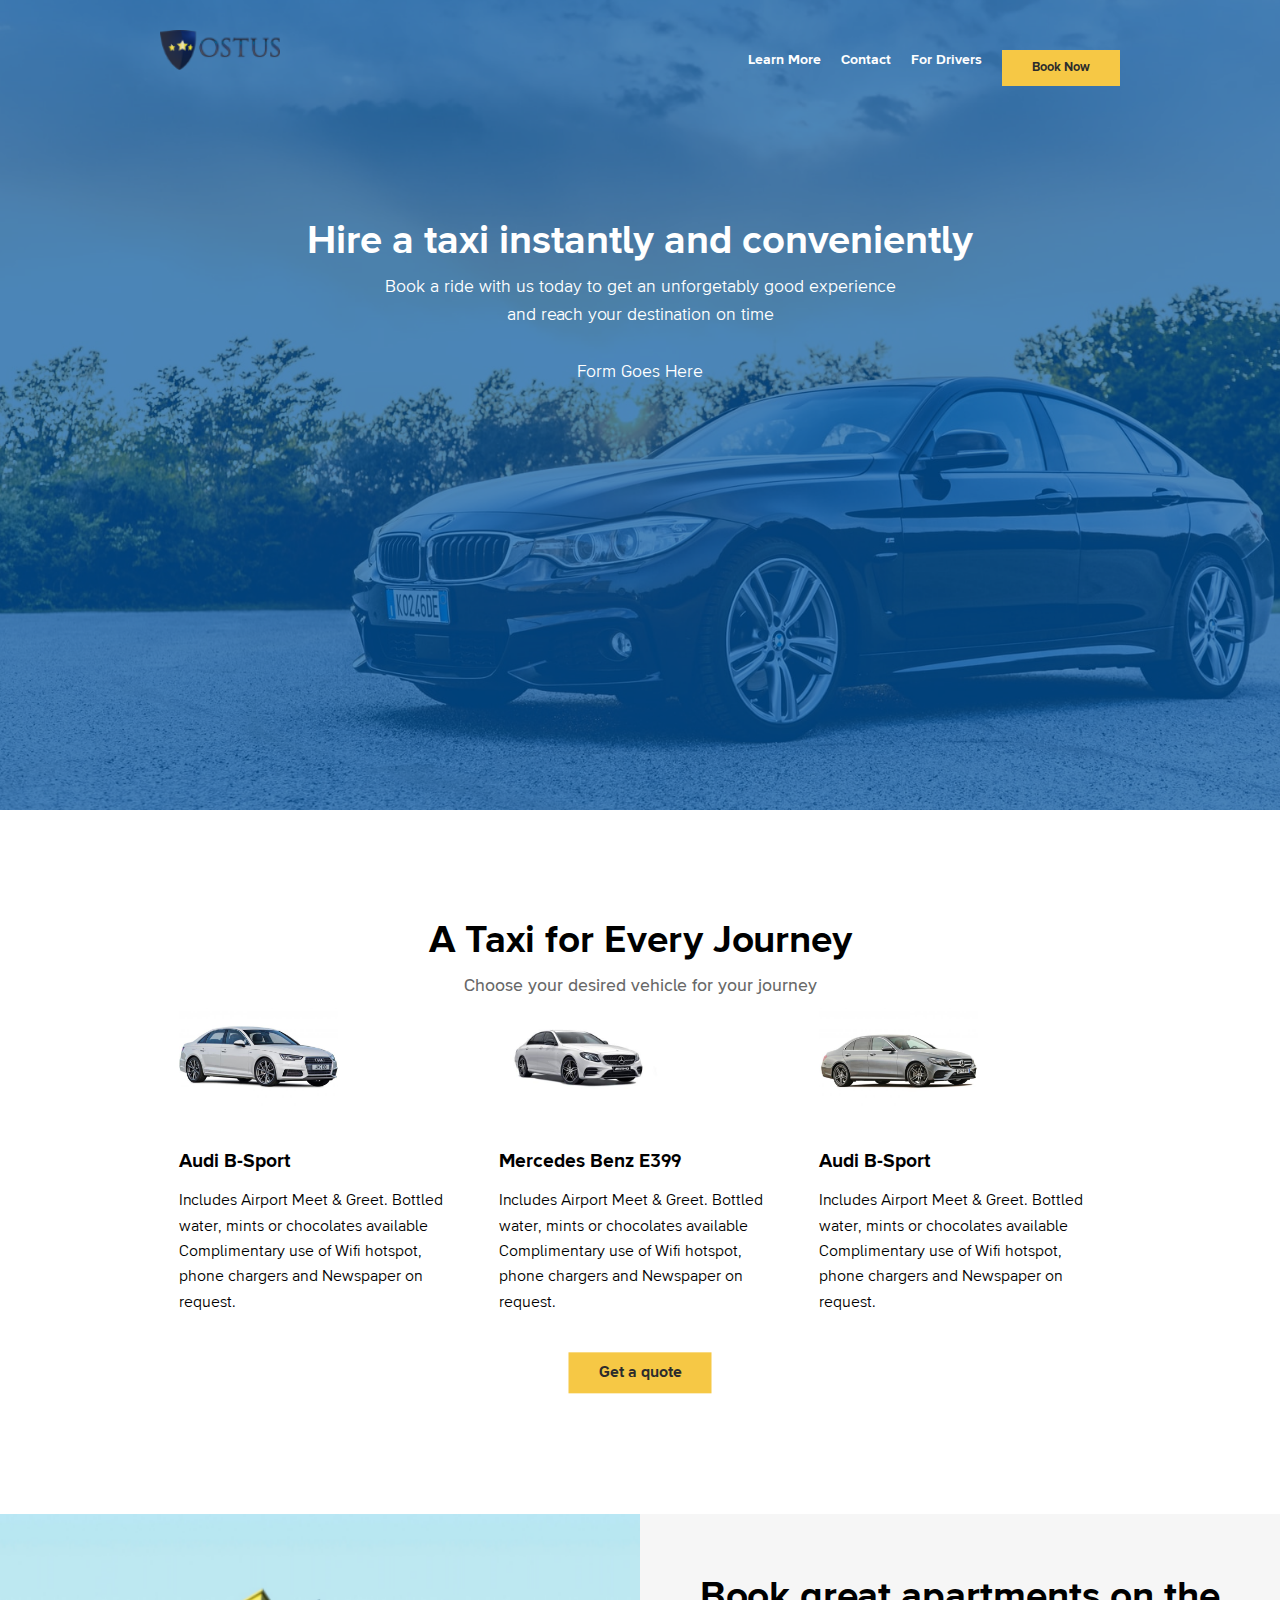
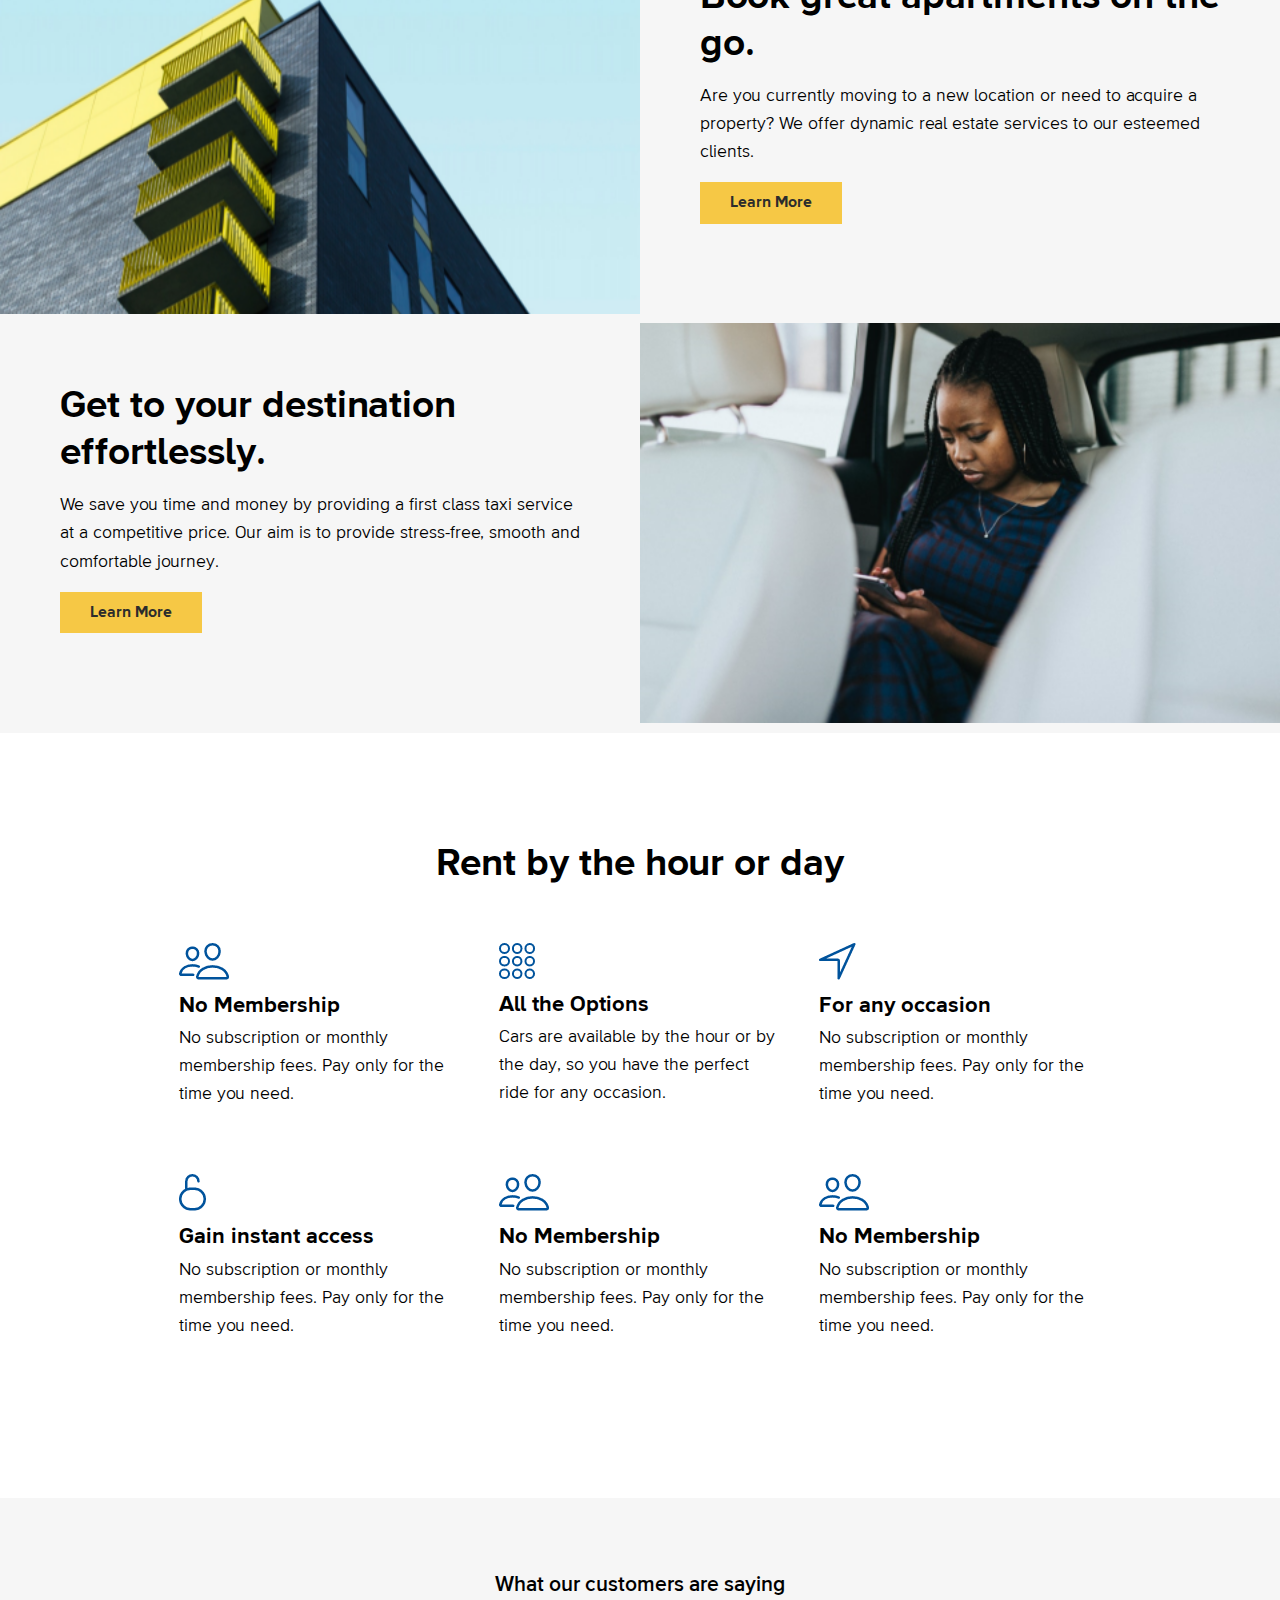
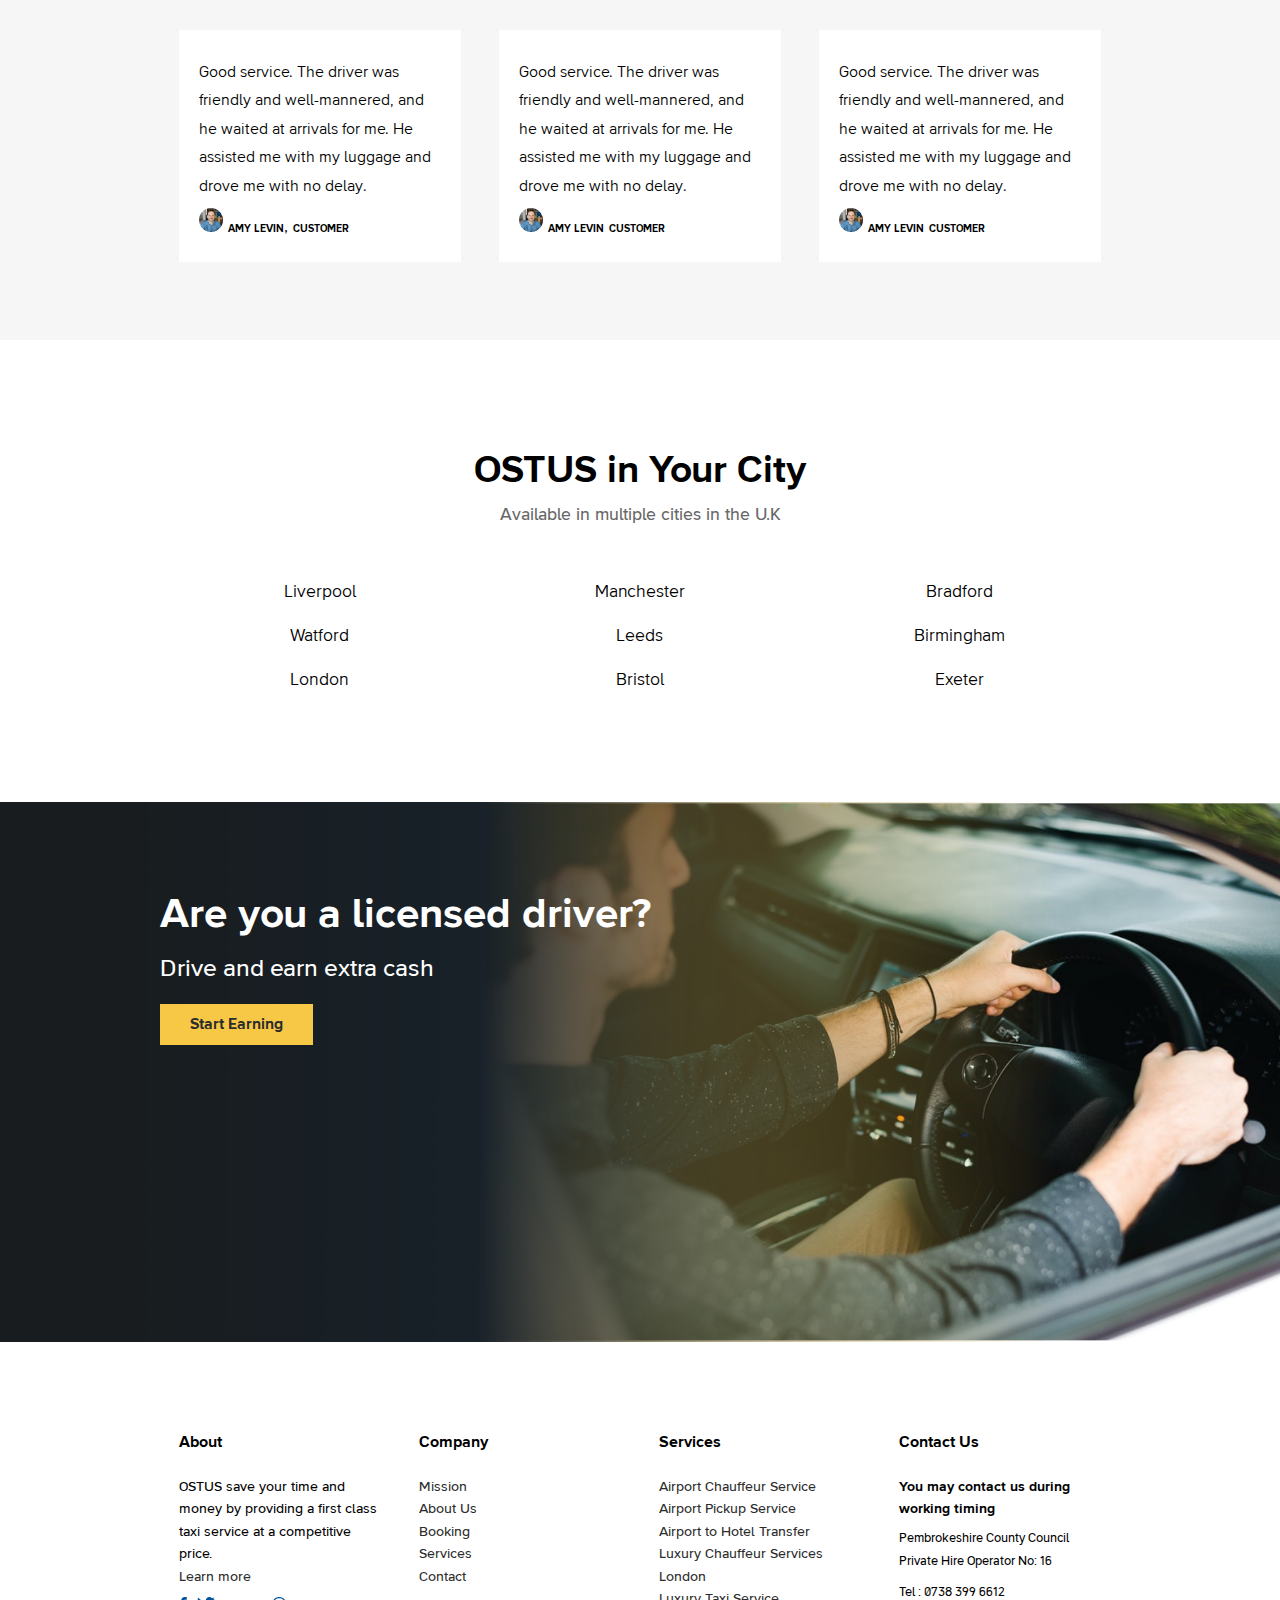
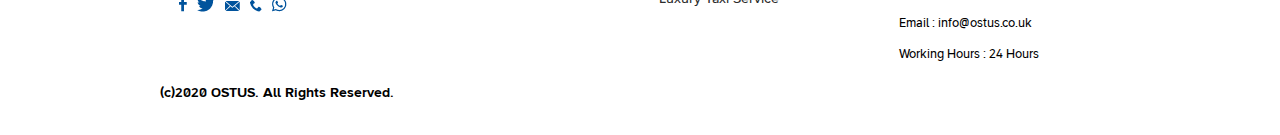
<file: index.html>
<!DOCTYPE html>
<html lang="en">
<head>
  <meta charset="UTF-8">
  <meta name="viewport" content="width=device-width, initial-scale=1.0">
  <title>OSTUS | Book a Taxi Anytime, Anywhere</title>
  <link rel="stylesheet" href="assets/css/style.css">
</head>
<body>
  
    <header class="hero">
      <div class="top container">
        <img src="/assets/images/logo-black.png" class="logo" alt="OSTUS Logo">
        <div class="nav">
          <ul>
            <li><a href="">Learn More</a></li>
            <li><a href="">Contact</a></li>
            <li><a href="">For Drivers</a></li>
          </ul>
          
          <li class="cta"><a href="booking.html">Book Now</a></li>
        </div>
        </div>
      </div>
    <div class="container">
      <div class="intro"><h1>Hire a taxi instantly and conveniently</h1></div>
      <div class="sub-intro">Book a ride with us today to get an unforgetably good experience<br>
      and reach your destination on time</div>
      <br>
      Form Goes Here
      <br>
    </div>
  </header>

    <section class="cab-cats container">
      <div class="title">A Taxi for Every Journey</div>
      <div class="sub-title">Choose your desired vehicle for your journey</div>
      <div class="cab-tabs">
        <!-- <div class="cab-type">SALOONS</div> -->
        <div class="row">
          <div class="col-4">
            <div class="cabs-list">
              <div class="cab-image"><img src="/assets/images/saloon1.png"></div>
              <div class="cab-title">Audi B-Sport</div>
              <div class="cab-description">Includes Airport Meet & Greet. 
                Bottled water, mints or chocolates available Complimentary use of Wifi hotspot, phone chargers and Newspaper on request.</div>
            </div>
        </div>
        <div class="col-4">
          <div class="cabs-list">
            <div class="cab-image"><img src="/assets/images/saloon2.png"></div>
            <div class="cab-title">Mercedes Benz E399</div>
            <div class="cab-description">Includes Airport Meet & Greet. 
              Bottled water, mints or chocolates available Complimentary use of Wifi hotspot, phone chargers and Newspaper on request.</div>
          </div>
      </div>
      <div class="col-4">
        <div class="cabs-list">
          <div class="cab-image"><img src="/assets/images/saloon3.png"></div>
          <div class="cab-title">Audi B-Sport</div>
          <div class="cab-description">Includes Airport Meet & Greet. 
            Bottled water, mints or chocolates available Complimentary use of Wifi hotspot, phone chargers and Newspaper on request.</div>
        </div>
        </div>
    </div>
      </div>
      <div class="cta center"><a href="booking.html">Get a quote</a></div>
    </section>

    <section class="links">
      <div class="row">
        <div class="col-6">
            <div class="links-image"><img src="assets/images/apartments.png"></div>
        </div>  
          <div class="col-6">
            <div class="d-link">
              <div class="links-title">Book great apartments on the go.</div>
              <div class="links-description">Are you currently moving to a new location or need to acquire a property? We offer dynamic real estate services to our esteemed clients.</div>
            <div class="cta"><a href="https://ostusproperties.co.uk">Learn More</a></div>
            </div>
          </div>
      </div>
      <div class="row">
          <div class="col-6">
            <div class="d-link">
              <div class="links-title">Get to your destination effortlessly.</div>
            <div class="links-description">We save you time and money by providing a first class taxi service at a competitive price. Our aim is to provide stress-free, smooth and comfortable journey.</div>
            <div class="cta"><a href="booking.html">Learn More</a></div>
            </div>
          </div>
          <div class="col-6">
            <div class="links-image"><img src="assets/images/ride.png"></div>
          </div>
        </div>
    </section>

    <section class="features">
      <div class="title">Rent by the hour or day</div>
      <div class="container">
        <div class="row">
          <div class="col-4">
            <div class="feature-icon"><img src="assets/images/people-outline.png"></div>
            <div class="features-title">No Membership</div>
            <div class="features-description feature">No subscription or monthly membership fees. Pay only for the time you need.</div>
          </div>
          <div class="col-4">
            <div class="feature-icon"><img src="assets/images/apps-outline.png"></div>
            <div class="features-title">All the Options</div>
            <div class="features-description feature">Cars are available by the hour or by the day, so you have the perfect ride for any occasion.</div>
          </div>
          <div class="col-4">
            <div class="feature-icon"><img src="assets/images/navigate-outline.png"></div>
            <div class="features-title">For any occasion</div>
            <div class="features-description feature">No subscription or monthly membership fees. Pay only for the time you need.</div>
          </div>
        </div>
        <div class="row">
          <div class="col-4">
            <div class="feature-icon"><img src="assets/images/lock-open-outline.png"></div>
            <div class="features-title">Gain instant access</div>
            <div class="features-description feature">No subscription or monthly membership fees. Pay only for the time you need.</div>
          </div>
          <div class="col-4">
            <div class="feature-icon"><img src="assets/images/people-outline.png"></div>
            <div class="features-title">No Membership</div>
            <div class="features-description feature">No subscription or monthly membership fees. Pay only for the time you need.</div>
          </div>
          <div class="col-4">
            <div class="feature-icon"><img src="assets/images/people-outline.png"></div>
            <div class="features-title">No Membership</div>
            <div class="features-description feature">No subscription or monthly membership fees. Pay only for the time you need.</div>
          </div>
        </div>
        </div>
      </div>
    </section>

    <section class="testimonials">
      <div class="testimonial-title">What our customers are saying</div>
      <div class="container">
        <div class="row">
          <div class="col-4">
            <div class="testimonial">
              <p>Good service. The driver was friendly and well-mannered, and he waited at arrivals for me. He assisted me with my luggage and drove me with no delay.</p>
              <span class="client-image"><img src="assets/images/testimonial-4.png"></span>
              <span class="client-name">AMY LEVIN</span>,
              <span class="client-designation">CUSTOMER</span>
            </div>
          </div>

          <div class="col-4">
            <div class="testimonial">
              <p>Good service. The driver was friendly and well-mannered, and he waited at arrivals for me. He assisted me with my luggage and drove me with no delay.</p>
              <span class="client-image"><img src="assets/images/testimonial-4.png"></span>
              <span class="client-name">AMY LEVIN</span>
              <span class="client-designation">CUSTOMER</span>
            </div>
          </div>

          <div class="col-4">
            <div class="testimonial">
              <p>Good service. The driver was friendly and well-mannered, and he waited at arrivals for me. He assisted me with my luggage and drove me with no delay.</p>
              <span class="client-image"><img src="assets/images/testimonial-4.png"></span>
              <span class="client-name">AMY LEVIN</span>
              <span class="client-designation">CUSTOMER</span>
            </div>
          </div>

        </div>
      </div>
    </section>

    <section class="city container">
      <div class="title">OSTUS in Your City</div>
      <div class="sub-title">Available in multiple cities in the U.K</div>
      <div class="row">
          <div class="col-4">Liverpool</div>
          <div class="col-4">Manchester</div>
          <div class="col-4">Bradford</div>
          <div class="col-4">Watford</div>
          <div class="col-4">Leeds</div>
          <div class="col-4">Birmingham</div>
          <div class="col-4">London</div>
          <div class="col-4">Bristol</div>
          <div class="col-4">Exeter</div>
        </div>
    </section>

    <section class="driver">
      <div class="container">
        <div class="driver-title">Are you a licensed driver?</div>
      <div class="driver-subtitle">Drive and earn extra cash</div>
      <div class="cta"><a href="">Start Earning</a></div>
      </div>
    </section>


    <footer>
      <div class="container">
        <div class="row">
          <div class="col-3">
            <div class="foot-about">
              <div class="foot-title"><h5>About</h5></div>
              <div class="footer-content">
                OSTUS save your time and money by providing a first class taxi service at a competitive price. <br><a href="">Learn more</a>
              </div>
              <div class="social-media">
                <a href=""><img src="assets/images/Icon zocial-facebook.png" alt="Facebook"></a>
                <a href=""><img src="assets/images/Icon zocial-twitter.png" alt="Twitter"></a>
                <a href=""><img src="assets/images/Icon zocial-email.png" alt="Email"></a>
                <a href=""><img src="assets/images/Icon metro-phone.png" alt="Phone"></a>
                <a href=""><img src="assets/images/Icon simple-whatsapp.png" alt="WhatsApp"></a>
              </div>
            </div>
          </div>
          <div class="col-3">
            <h5>Company</h5>
            <div class="footer-content">
              <ul>
                <li><a href="">Mission</a></li>
                <li><a href="">About Us</a></li>
                <li><a href="">Booking</a></li>
                <li><a href="">Services</a></li>
                <li><a href="">Contact</a></li>
              </ul>
            </div>
          </div>
          <div class="col-3">
            <h5>Services</h5>
            <div class="footer-content">
              <ul>
                <li><a href="">Airport Chauffeur Service</a></li>
                <li><a href="">Airport Pickup Service</a></li>
                <li><a href="">Airport to Hotel Transfer</a></li>
                <li><a href="">Luxury Chauffeur Services London</a></li>
                <li><a href="">Luxury Taxi Service</a></li>
              </ul>
            </div>
          </div>
          <div class="col-3">
            <h5>Contact Us</h5>
            <div class="footer-content">   
            <h6>You may contact us during working timing</h6>
            <p>Pembrokeshire County Council Private Hire Operator No: 16</p>
            <p> Tel : 0738 399 6612</p>
            <p> Email : info@ostus.co.uk</p>
            <p> Working Hours : 24 Hours</p>
            </div>
          </div>
        </div>
        <div class="copyright">(c)2020 OSTUS. All Rights Reserved.</div>
      </div>
    </footer>
</body>
</html>
</file>
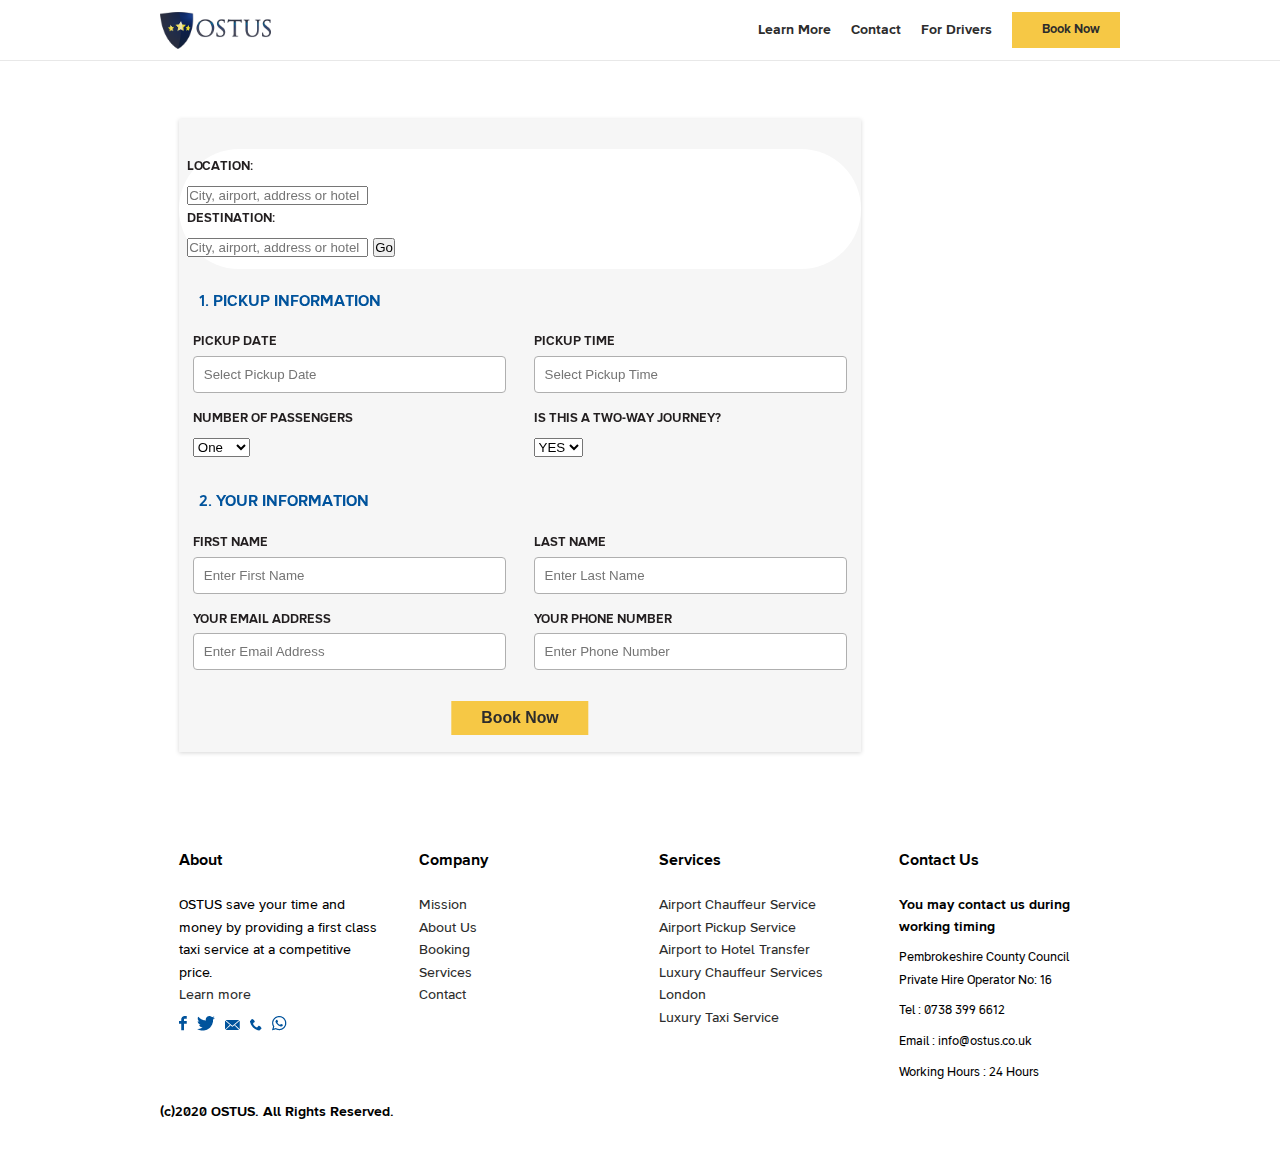
<file: booking.html>
<!DOCTYPE html>
<html lang="en">
<head>
  <meta charset="UTF-8">
  <meta name="viewport" content="width=device-width, initial-scale=1.0">
  <title>OSTUS - Booking</title>
  <link rel="stylesheet" href="assets/css/style.css">
</head>
<body>
  
    <div class="book-head">
      <div class="book-top container">
        <div class="logo"><img src="/assets/images/logo-white.png" alt="OSTUS Logo"></div>
        <div class="nav">
          <ul>
            <li><a href="">Learn More</a></li>
            <li><a href="">Contact</a></li>
            <li><a href="">For Drivers</a></li>
            <li class="cta"><a href="">Book Now</a></li>
          </ul>
        </div>
      </div>
    </div>


    <div class="container">
      <div class="row">
        <div class="col-9">
          <div class="booking-form">

            <div class="book-taxi">
                
                <form action="" method="" class="form-search">
                  <label for="jslocation">LOCATION:</label>
                  <input type="text" placeholder="City, airport, address or hotel" required>
                  <label for="jslocation">DESTINATION:</label>
                  <input type="text" placeholder="City, airport, address or hotel" required>
                  <button type="submit" class="entry">Go</button>
                </form>

                <div class="booking-section">
                  <h5>1. PICKUP INFORMATION</h5>
                </div>
                  <form action="" method="" class="">
                    <div class="row">
                      <div class="col-6">
                        <label for="jslocation">PICKUP DATE</label>
                        <input type="text" placeholder="Select Pickup Date" class="book-input" required>
                      </div>
                      <div class="col-6">
                        <label for="jslocation">PICKUP TIME</label>
                        <input type="text" placeholder="Select Pickup Time" class="book-input" required>
                      </div>
                      <div class="col-6">
                        <label for="jslocation">NUMBER OF PASSENGERS</label>
                        <select id="passengers" name="passengers">
                          <option value="1">One</option>
                          <option value="2">Two</option>
                          <option value="3">Three</option>
                          <option value="4">Four</option>
                          <option value="5">Five</option>
                        </select>
                        <!-- <input type="text" placeholder="Select Pickup Time" class="book-input" required> -->
                      </div>
                      <div class="col-6">
                        <label for="jslocation">IS THIS A TWO-WAY JOURNEY?</label>
                        <select id="passengers" name="passengers">
                          <option value="1">YES</option>
                          <option value="2">NO</option>
                        </select>
                      </div>
                    </div>

                  <div class="booking-section">
                    <h5>2. YOUR INFORMATION</h5>
                  </div>
                    <div class="row">
                      <div class="col-6">
                        <label for="jslocation">FIRST NAME</label>
                        <input type="text" placeholder="Enter First Name" class="book-input" required>
                      </div>
                      <div class="col-6">
                        <label for="jslocation">LAST NAME</label>
                        <input type="text" placeholder="Enter Last Name" class="book-input" required>
                      </div>
                      <div class="col-6">
                        <label for="jslocation">YOUR EMAIL ADDRESS</label>
                        <input type="text" placeholder="Enter Email Address" class="book-input" required>
                      </div>
                      <div class="col-6">
                        <label for="jslocation">YOUR PHONE NUMBER</label>
                        <input type="text" placeholder="Enter Phone Number" class="book-input" required>
                      </div>
                    </div>
                    <button type="submit" class="cta center">Book Now</button>
                </form>
              </div>

          </div>
        </div>
      </div>
    </div>

    <footer>
      <div class="container">
        <div class="row">
          <div class="col-3">
            <div class="foot-about">
              <div class="foot-title"><h5>About</h5></div>
              <div class="footer-content">
                OSTUS save your time and money by providing a first class taxi service at a competitive price. <br><a href="">Learn more</a>
              </div>
              <div class="social-media">
                <a href=""><img src="assets/images/Icon zocial-facebook.png" alt="Facebook"></a>
                <a href=""><img src="assets/images/Icon zocial-twitter.png" alt="Twitter"></a>
                <a href=""><img src="assets/images/Icon zocial-email.png" alt="Email"></a>
                <a href=""><img src="assets/images/Icon metro-phone.png" alt="Phone"></a>
                <a href=""><img src="assets/images/Icon simple-whatsapp.png" alt="WhatsApp"></a>
              </div>
            </div>
          </div>
          <div class="col-3">
            <h5>Company</h5>
            <div class="footer-content">
              <ul>
                <li><a href="">Mission</a></li>
                <li><a href="">About Us</a></li>
                <li><a href="">Booking</a></li>
                <li><a href="">Services</a></li>
                <li><a href="">Contact</a></li>
              </ul>
            </div>
          </div>
          <div class="col-3">
            <h5>Services</h5>
            <div class="footer-content">
              <ul>
                <li><a href="">Airport Chauffeur Service</a></li>
                <li><a href="">Airport Pickup Service</a></li>
                <li><a href="">Airport to Hotel Transfer</a></li>
                <li><a href="">Luxury Chauffeur Services London</a></li>
                <li><a href="">Luxury Taxi Service</a></li>
              </ul>
            </div>
          </div>
          <div class="col-3">
            <h5>Contact Us</h5>
            <div class="footer-content">   
            <h6>You may contact us during working timing</h6>
            <p>Pembrokeshire County Council Private Hire Operator No: 16</p>
            <p> Tel : 0738 399 6612</p>
            <p> Email : info@ostus.co.uk</p>
            <p> Working Hours : 24 Hours</p>
            </div>
          </div>
        </div>
        <div class="copyright">(c)2020 OSTUS. All Rights Reserved.</div>
      </div>
    </footer>

</body>
</html>
</file>
<file: assets/css/style.css>
@font-face {
  font-family: 'Wonder Unit Sans';
  src: url('../fonts/WonderUnitSans-Regular.eot');
  src: url('../fonts/WonderUnitSans-Regular.eot?#iefix') format('embedded-opentype'),
      url('../fonts/WonderUnitSans-Regular.woff2') format('woff2'),
      url('../fonts/WonderUnitSans-Regular.woff') format('woff'),
      url('../fonts/WonderUnitSans-Regular.ttf') format('truetype'),
      url('../fonts/WonderUnitSans-Regular.svg#WonderUnitSans-Regular') format('svg');
  font-weight: normal;
  font-style: normal;
}

@font-face {
  font-family: 'Wonder Unit Sans';
  src: url('../fonts/WonderUnitSans-Medium.eot');
  src: url('../fonts/WonderUnitSans-Medium.eot?#iefix') format('embedded-opentype'),
      url('../fonts/WonderUnitSans-Medium.woff2') format('woff2'),
      url('../fonts/WonderUnitSans-Medium.woff') format('woff'),
      url('../fonts/WonderUnitSans-Medium.ttf') format('truetype'),
      url('../fonts/WonderUnitSans-Medium.svg#WonderUnitSans-Medium') format('svg');
  font-weight: 500;
  font-style: normal;
}

@font-face {
  font-family: 'Wonder Unit Sans';
  src: url('../fonts/WonderUnitSans-Semibold.eot');
  src: url('../fonts/WonderUnitSans-Semibold.eot?#iefix') format('embedded-opentype'),
      url('../fonts/WonderUnitSans-Semibold.woff2') format('woff2'),
      url('../fonts/WonderUnitSans-Semibold.woff') format('woff'),
      url('../fonts/WonderUnitSans-Semibold.ttf') format('truetype'),
      url('../fonts/WonderUnitSans-Semibold.svg#WonderUnitSans-Semibold') format('svg');
  font-weight: 600;
  font-style: normal;
}

@font-face {
  font-family: 'Wonder Unit Sans';
  src: url('../fonts/WonderUnitSans-Bold.eot');
  src: url('../fonts/WonderUnitSans-Bold.eot?#iefix') format('embedded-opentype'),
      url('../fonts/WonderUnitSans-Bold.woff2') format('woff2'),
      url('../fonts/WonderUnitSans-Bold.woff') format('woff'),
      url('../fonts/WonderUnitSans-Bold.ttf') format('truetype'),
      url('../fonts/WonderUnitSans-Bold.svg#WonderUnitSans-Bold') format('svg');
  font-weight: 700;
  font-style: normal;
}

* {
  box-sizing: border-box;
  margin: 0;
  padding: 0;
}

body {
  font-family: 'Wonder Unit Sans', Arial, Helvetica, sans-serif;
  font-size: 1.1em;
  line-height: 1.6;
}

a {
    text-decoration: none;
    color: #2C2C2C;
}

ul {
  list-style: none;
}

p {
  margin: 0.5rem 0;
}

h1, h2, h3, h4, h5, h6 {
  font-family: 'Wonder Unit Sans', Arial, Helvetica, sans-serif;
  font-weight: 700;
}

h1 {
  font-size: 2.7em;
  font-weight: 700;
}

h2 {
  font-size: 2.2em;
  font-weight: 700;
}

h3 {
  font-size: 2em;
  font-weight: 700;
}

h4 {
  font-size: 1.6em;
  font-weight: 700;
}

h5 {
  font-size: 1.4em;
  font-weight: 700;
}

h6 {
  font-size: 1.2em;
  font-weight: 700;
}

/* .container {
  width: 90%;
  max-width: 1100px;
  margin: auto;
} */

.hero {
  width: 100%;
  height: 90vh;
  position: relative;
  background: url('../images/bg@2x.png') no-repeat center center/cover;
  text-align: center;
  color:#ffffff;
}

.top {
  display: inline-block;
  height: 80px;
  padding-top: 30px;
}

.top .logo {
  width: 120px;
  float: left;
}



.nav {
  float: right;
  display: flex;
  justify-content: space-between;
  height: 60px;
  padding: 20px 0;
  font-size: .8em;
  font-weight: 700;
  color: #ffffff;
}

.nav ul {
  display: flex;
  align-items: center;
  margin: 0;
  padding: 0;
}

.nav ul li {
  padding-right: 20px;
}

.nav ul li a {
  color: #ffffff;
}

.intro h1 {
  margin-top: 120px;
}

/* Sections */

.cab-cats, .links, .features, .testimonials, .city  {
  margin-top: 100px;
}

.links, .testimonials {
  background: #F6F6F6;
}

.title {
  font-size: 2.2em;
  font-weight: 700;
  line-height: 1.6em;
  text-align: center;
}

.sub-title {
  font-size: 1em;
  font-weight: 500;
  color: #686868;
  text-align: center;
}

.center {
  margin: 0;
  position: absolute;
  top: 50%;
  left: 50%;
  -ms-transform: translate(-50%, -50%);
  transform: translate(-50%, -50%);
}

.cabs {
  display: grid;
  grid-template-columns: auto 30% 30% 30%;
  grid-template-rows: 30% 30% 30%;
  grid-template-areas: "cabs cabs cabs"
}

.cabs-list {
  grid-area: cabs;
}

.cab-type {
  text-align: center;
  font-weight: 700;
  margin: 30px 0;
}

.cab-title {
  font-weight: 700;
  font-size: 1.1em;
  margin: 30px 0 10px 0;
}

.cab-description {
  font-weight: 400;
  font-size: .9em;
}

.cab-cats .cta {
  margin-top: 50px;
}

.cta {
  position: relative;
  cursor: pointer;
  display: inline-block;
  border: 0;
  padding: 8px 30px;
  background: #F6C845;
  color: #2C2C2C;
  font-weight: 700;
  font-size: .9em!important;
  text-decoration: none;
}

button.cta.center {
  margin-top: 40px;
}

.cta:hover {
  opacity: 0.9;
}

li.cta {
  /* display: block; */
  height: fit-content;
}

.rel-center {
  position: relative;
  display: block;
}

section.links .row [class^="col"] {
  margin: 0 !important;
}

.links-title {
  font-size: 2.2em;
  font-weight: 700;
  line-height: 1.2;
  margin-bottom: 15px;
}

.d-link {
  padding: 60px;
}

.links-description {
  margin-bottom: .9em;
}

.links-image img {
  width: 100%;
}

.features-title {
  font-size: 22px;
  font-weight: 700;
}

.features .title {
  margin-bottom: 40px;
}

.feature {
  margin-bottom: 50px;
}

section.testimonials {
  padding: 70px 0;
}

.testimonial {
  background: #ffffff;
  padding: 20px 20px;
}

.testimonial:hover {
  filter: drop-shadow(0px 4px 8px rgba(0, 0, 0, 0.161));
}

.testimonial-title {
  font-weight: 600;
  text-align: center;
  margin-bottom: 20px;
  font-size: 1.2em;
}

.testimonials p {
  font-size: .9em;
}

.client-name, .client-designation {
  font-weight: 700;
  font-size: .6em;
}

section.city {
  margin-bottom: 100px;
  text-align: center;
}

.city .sub-title {
  margin-bottom: 40px;
}


.driver {
  width: 100%;
  height: 60vh;
  position: relative;
  background: url('../images/driver@2x.png') no-repeat center center/cover;
  color:#ffffff;
}

.driver-title {
  font-weight: 700;
  font-size: 2.4em;
  padding-top: 80px;
}

.driver-subtitle {
  font-weight: 500;
  font-size: 1.4em;
  margin-bottom: 15px;
}

footer {
  margin: 80px 0 30px 0;
}

.footer-content {
  font-weight: 500;
  font-size: .8em;
  margin-top: 20px;
}

.footer-content p {
  font-weight: 500;
  font-size: .9em;
}

.social-media {
  margin-top: 5px;
}

.social-media a {
  padding-right: 5px;
}

.copyright {
  font-weight: 700;
  font-size: .8em;
}



/* For Booking Page */

.book-head {
  /* background: #F6F6F6; */
  color: #2C2C2C;
  display: flex;
  border-bottom: 1px solid #e8e8e8;
}

.book-head .nav ul li a {
  color: #2C2C2C;
}

.book-head .logo img {
  padding-top: 12px;
}

.book-head .nav {
  flex: 1;
  color: #2C2C2C;
}

.book-head .nav ul {
  list-style: none;
  margin: 0;
  padding: 0;
}

.book-head .nav ul li {
  display: inline-block;
}

.book-head .nav ul li a {
  display: inline-block;
  text-decoration: none;
}

.book-top {
  display: inline-block;/*
  padding-top: 30px;*/
  background: #ffffff;
}

.book-top .logo {
  width: 120px;
  float: left;
}

.booking-form {
  margin-top: 50px;
  background: #f6f6f6;
  filter: drop-shadow(0px 1px 2px rgba(0, 0, 0, 0.161));
}

.book-taxi {
  padding-top: 30px
}

.form-search {
  flex-direction: row;
  padding: 8px;
  border-radius: 100px;
  max-width: none;
  background-color: #ffffff;
}

label {
  display: block;
  margin-bottom: 3px;
  font-size: 13px;
  text-transform: none;
  color: #231f20;
  font-weight: 700;
}

.book-input {
  padding: 10px 10px 10px 10px;
  width: -webkit-fill-available;
  border-radius: 4px;
  border: 1px solid #afafaf;
}

.booking-section h5{
  color: #00539C;
  text-align: left;
  padding: 20px 0 10px 20px;
}


/* The Layout System */

h1 {
  font-size: 2.5rem;
}

h2 {
  font-size: 2rem;
}

h3 {
  font-size: 1.375rem;
}

h4 {
  font-size: 1.125rem;
}

h5 {
  font-size: 1rem;
}

h6 {
  font-size: 0.875rem;
}

p {
  font-size: 1.125rem;
  font-weight: 200;
  line-height: 1.8;
}

.font-light {
  font-weight: 300;
}

.font-regular {
  font-weight: 400;
}

.font-heavy {
  font-weight: 700;
}

/* POSITIONING */

.left {
  text-align: left;
}

.right {
  text-align: right;
}

.center {
  text-align: center;
  margin-left: auto;
  margin-right: auto;
}

.justify {
  text-align: justify;
}

/* ==== GRID SYSTEM ==== */

.container {
  width: 90%;
  margin-left: auto;
  margin-right: auto;
}

.row {
  position: relative;
  width: 100%;
}

.row [class^="col"] {
  float: left;
  margin: 0.5rem 2%;
  min-height: 0.125rem;
}

.col-1,
.col-2,
.col-3,
.col-4,
.col-5,
.col-6,
.col-7,
.col-8,
.col-9,
.col-10,
.col-11,
.col-12 {
  width: 96%;
}

.col-1-sm {
  width: 4.33%;
}

.col-2-sm {
  width: 12.66%;
}

.col-3-sm {
  width: 21%;
}

.col-4-sm {
  width: 29.33%;
}

.col-5-sm {
  width: 37.66%;
}

.col-6-sm {
  width: 46%;
}

.col-7-sm {
  width: 54.33%;
}

.col-8-sm {
  width: 62.66%;
}

.col-9-sm {
  width: 71%;
}

.col-10-sm {
  width: 79.33%;
}

.col-11-sm {
  width: 87.66%;
}

.col-12-sm {
  width: 96%;
}

.row::after {
	content: "";
	display: table;
	clear: both;
}

.hidden-sm {
  display: none;
}

@media only screen and (min-width: 33.75em) {  /* 540px */
  .container {
    width: 80%;
  }
}

@media only screen and (min-width: 45em) {  /* 720px */
  .col-1 {
    width: 4.33%;
  }

  .col-2 {
    width: 12.66%;
  }

  .col-3 {
    width: 21%;
  }

  .col-4 {
    width: 29.33%;
  }

  .col-5 {
    width: 37.66%;
  }

  .col-6 {
    width: 46%;
  }

  .col-7 {
    width: 54.33%;
  }

  .col-8 {
    width: 62.66%;
  }

  .col-9 {
    width: 71%;
  }

  .col-10 {
    width: 79.33%;
  }

  .col-11 {
    width: 87.66%;
  }

  .col-12 {
    width: 96%;
  }

  .hidden-sm {
    display: block;
  }
}

@media only screen and (min-width: 60em) { /* 960px */
  .container {
    width: 75%;
    max-width: 60rem;
  }

  section.links .row [class^="col-6"] {
    width: 50% !important;
  }
}
</file>
